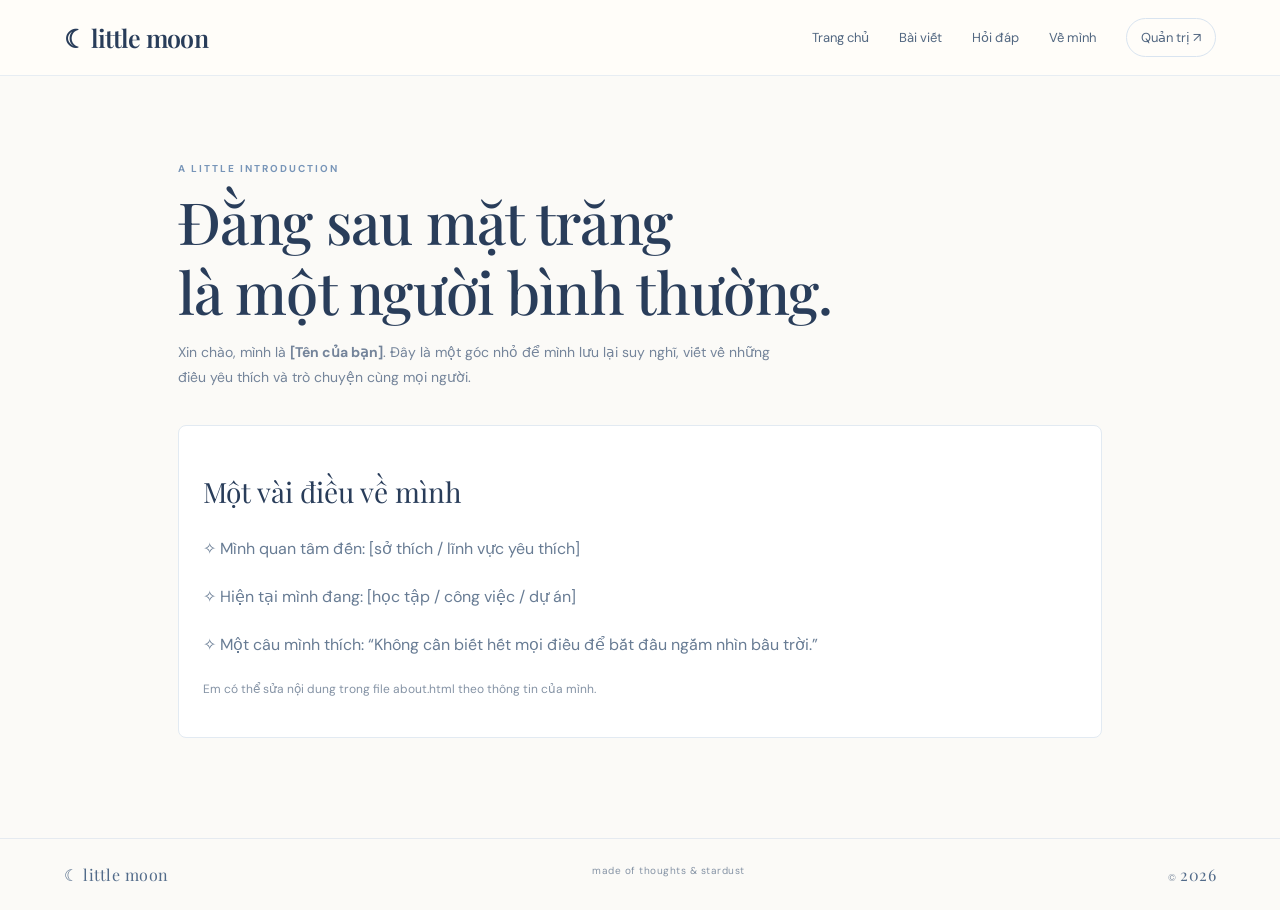
<file: about.html>
<!doctype html><html lang="vi"><head><meta charset="utf-8"><meta name="viewport" content="width=device-width,initial-scale=1"><title>Về mình — Little Moon</title><link rel="stylesheet" href="style.css"></head><body><header class="nav"><a class="brand" href="index.html">☾ little moon</a><nav><a href="index.html">Trang chủ</a><a href="posts.html">Bài viết</a><a href="qa.html">Hỏi đáp</a><a href="about.html">Về mình</a><a class="nav-admin" href="admin.html">Quản trị ↗</a></nav><button class="menu" onclick="document.querySelector('nav').classList.toggle('show')">☰</button></header><main class="page"><p class="page-kicker">A LITTLE INTRODUCTION</p><h1 class="page-title">Đằng sau mặt trăng<br>là một người bình thường.</h1><p class="page-lead">Xin chào, mình là <b>[Tên của bạn]</b>. Đây là một góc nhỏ để mình lưu lại suy nghĩ, viết về những điều yêu thích và trò chuyện cùng mọi người.</p><div class="panel" style="margin-top:34px;line-height:2;color:#687c94"><h2 style="font:28px 'Playfair Display',serif;color:#293d5a">Một vài điều về mình</h2><p>✧ Mình quan tâm đến: [sở thích / lĩnh vực yêu thích]</p><p>✧ Hiện tại mình đang: [học tập / công việc / dự án]</p><p>✧ Một câu mình thích: “Không cần biết hết mọi điều để bắt đầu ngắm nhìn bầu trời.”</p><p class="muted">Em có thể sửa nội dung trong file about.html theo thông tin của mình.</p></div></main><footer class="footer"><span>☾ little moon</span><span>made of thoughts & stardust</span><span>© <span id="year"></span></span></footer><script src="app.js"></script></body></html>
</file>
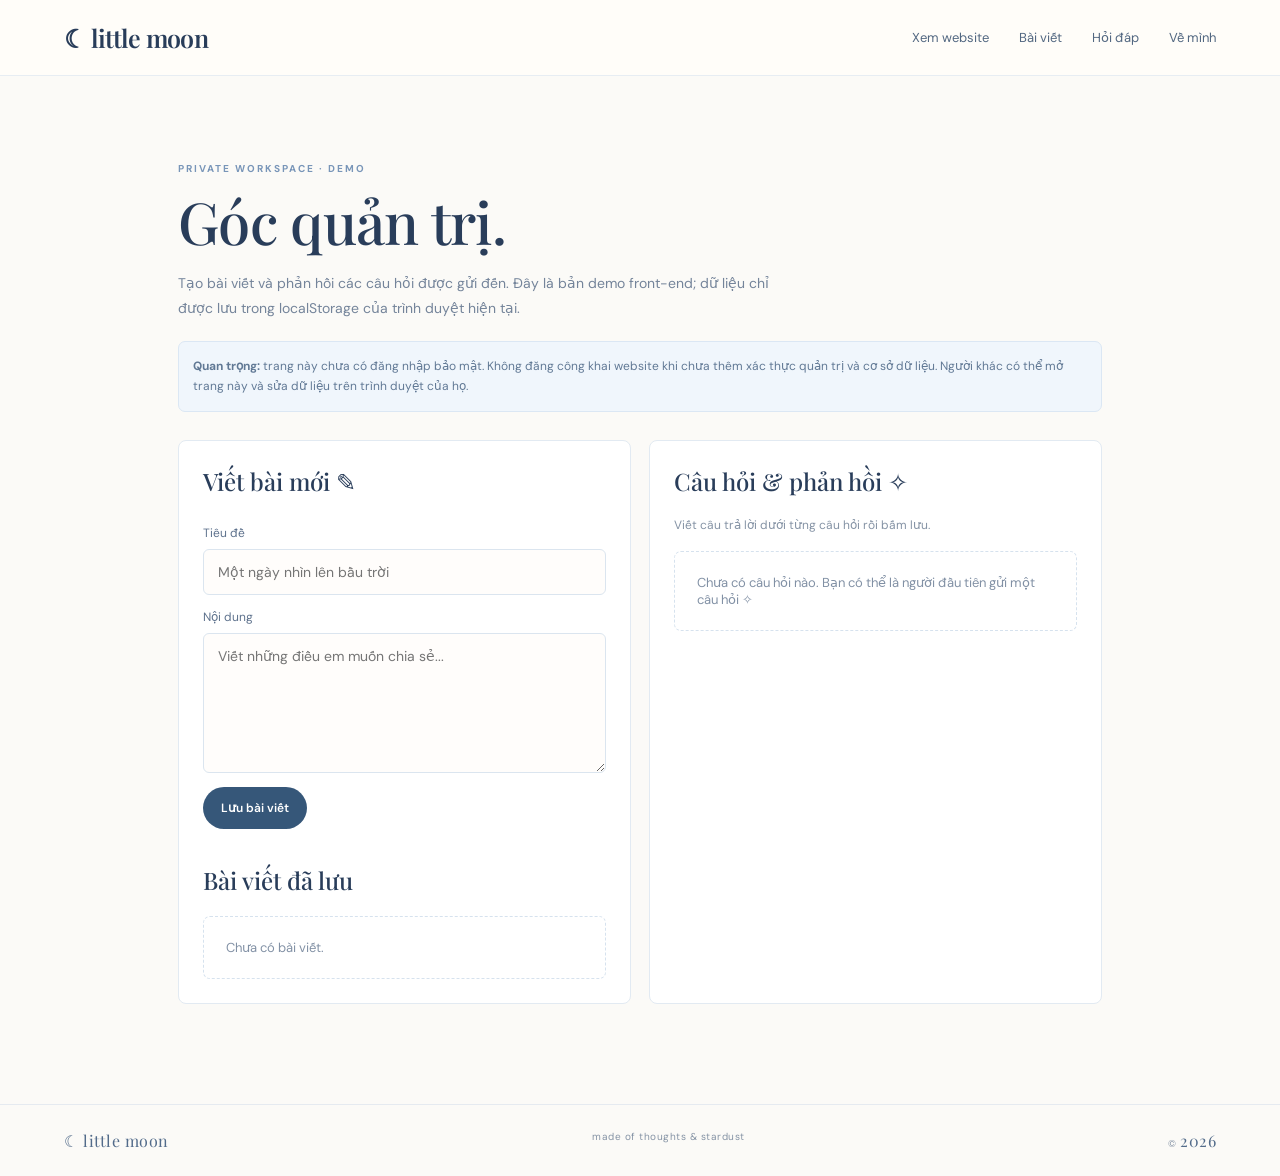
<file: admin.html>
<!doctype html><html lang="vi"><head><meta charset="utf-8"><meta name="viewport" content="width=device-width,initial-scale=1"><title>Quản trị — Little Moon</title><link rel="stylesheet" href="style.css"></head><body><header class="nav"><a class="brand" href="index.html">☾ little moon</a><nav><a href="index.html">Xem website</a><a href="posts.html">Bài viết</a><a href="qa.html">Hỏi đáp</a><a href="about.html">Về mình</a></nav><button class="menu" onclick="document.querySelector('nav').classList.toggle('show')">☰</button></header><main class="page"><p class="page-kicker">PRIVATE WORKSPACE · DEMO</p><h1 class="page-title">Góc quản trị.</h1><p class="page-lead">Tạo bài viết và phản hồi các câu hỏi được gửi đến. Đây là bản demo front-end; dữ liệu chỉ được lưu trong localStorage của trình duyệt hiện tại.</p><div class="notice"><b>Quan trọng:</b> trang này chưa có đăng nhập bảo mật. Không đăng công khai website khi chưa thêm xác thực quản trị và cơ sở dữ liệu. Người khác có thể mở trang này và sửa dữ liệu trên trình duyệt của họ.</div><div class="admin-grid"><section class="panel"><h2>Viết bài mới ✎</h2><form class="form" onsubmit="submitPost(event)"><label>Tiêu đề<input id="post-title" required maxlength="160" placeholder="Một ngày nhìn lên bầu trời"></label><label>Nội dung<textarea id="post-body" required placeholder="Viết những điều em muốn chia sẻ..."></textarea></label><button class="btn" type="submit">Lưu bài viết</button></form><h2 style="margin-top:35px">Bài viết đã lưu</h2><div id="admin-post-list" class="admin-list"></div></section><section class="panel"><h2>Câu hỏi & phản hồi ✧</h2><p class="muted">Viết câu trả lời dưới từng câu hỏi rồi bấm lưu.</p><div id="admin-qa-list" class="admin-list"></div></section></div></main><footer class="footer"><span>☾ little moon</span><span>made of thoughts & stardust</span><span>© <span id="year"></span></span></footer><script src="app.js"></script></body></html>
</file>
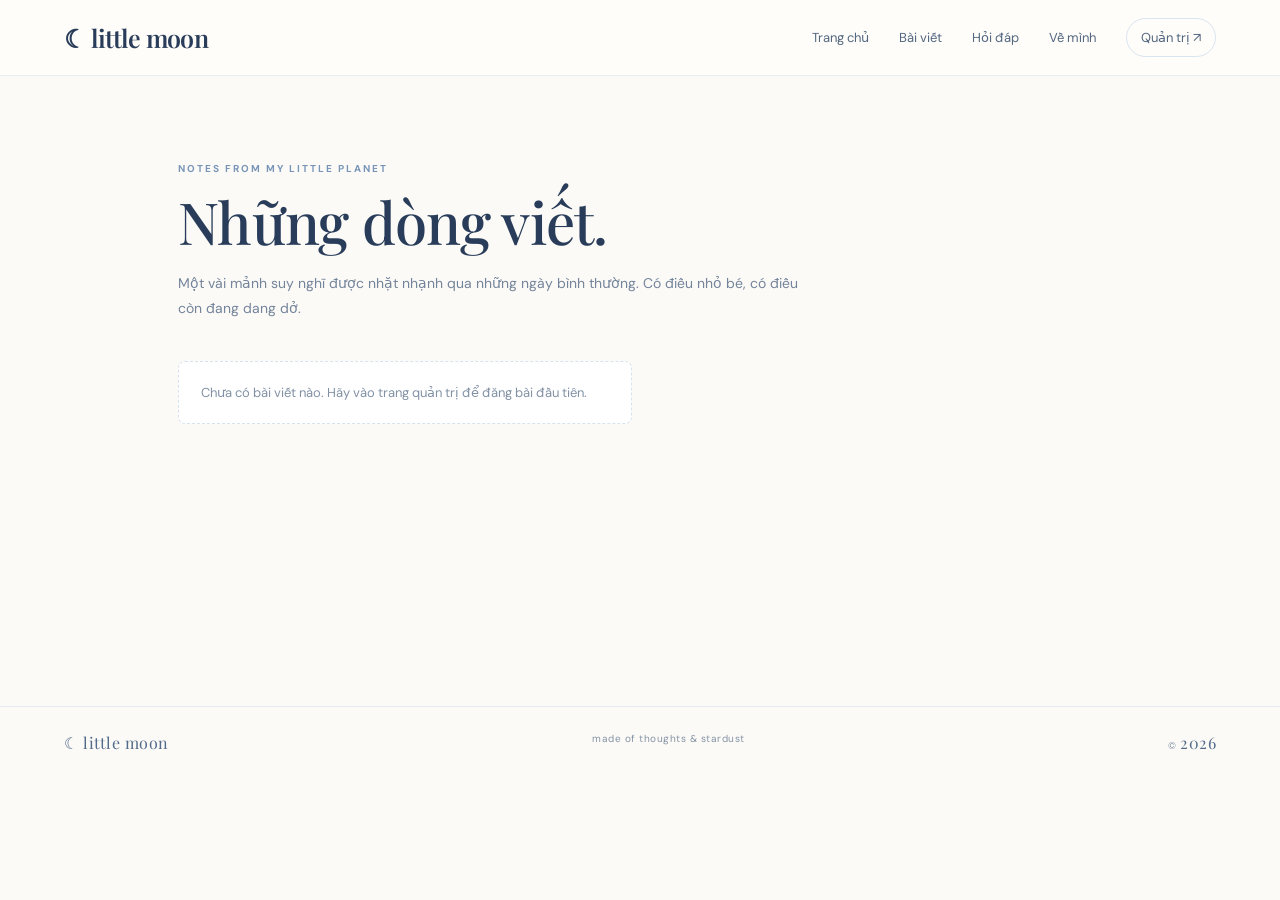
<file: posts.html>
<!doctype html><html lang="vi"><head><meta charset="utf-8"><meta name="viewport" content="width=device-width,initial-scale=1"><title>Bài viết — Little Moon</title><link rel="stylesheet" href="style.css"></head><body><header class="nav"><a class="brand" href="index.html">☾ little moon</a><nav><a href="index.html">Trang chủ</a><a href="posts.html">Bài viết</a><a href="qa.html">Hỏi đáp</a><a href="about.html">Về mình</a><a class="nav-admin" href="admin.html">Quản trị ↗</a></nav><button class="menu" onclick="document.querySelector('nav').classList.toggle('show')">☰</button></header><main class="page"><p class="page-kicker">NOTES FROM MY LITTLE PLANET</p><h1 class="page-title">Những dòng viết.</h1><p class="page-lead">Một vài mảnh suy nghĩ được nhặt nhạnh qua những ngày bình thường. Có điều nhỏ bé, có điều còn đang dang dở.</p><div id="posts-list" class="cards"></div></main><footer class="footer"><span>☾ little moon</span><span>made of thoughts & stardust</span><span>© <span id="year"></span></span></footer><script src="app.js"></script></body></html>
</file>
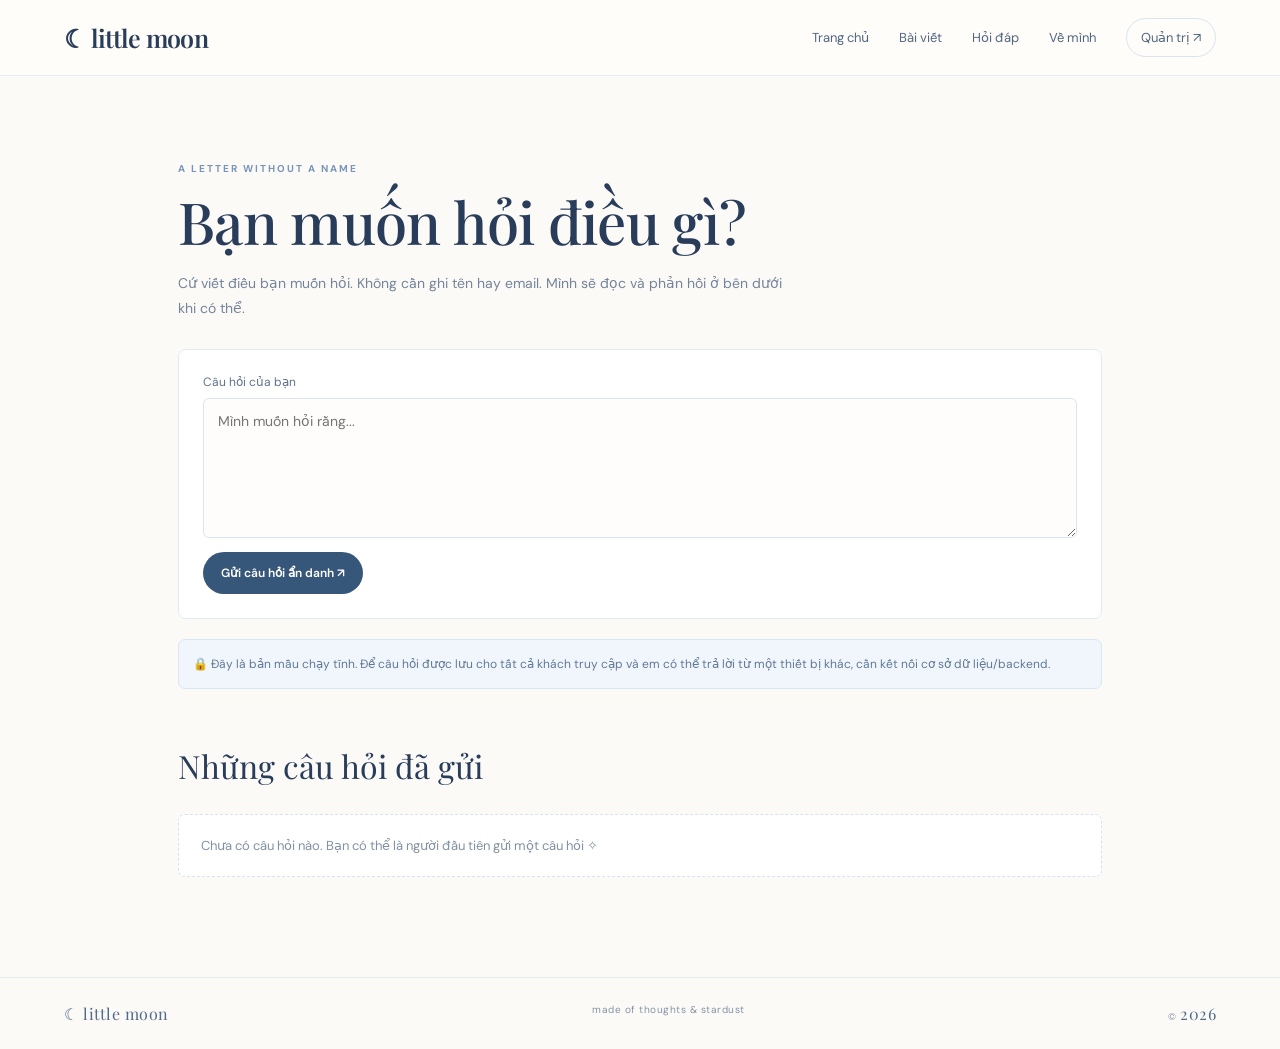
<file: qa.html>
<!doctype html><html lang="vi"><head><meta charset="utf-8"><meta name="viewport" content="width=device-width,initial-scale=1"><title>Hỏi đáp ẩn danh — Little Moon</title><link rel="stylesheet" href="style.css"></head><body><header class="nav"><a class="brand" href="index.html">☾ little moon</a><nav><a href="index.html">Trang chủ</a><a href="posts.html">Bài viết</a><a href="qa.html">Hỏi đáp</a><a href="about.html">Về mình</a><a class="nav-admin" href="admin.html">Quản trị ↗</a></nav><button class="menu" onclick="document.querySelector('nav').classList.toggle('show')">☰</button></header><main class="page"><p class="page-kicker">A LETTER WITHOUT A NAME</p><h1 class="page-title">Bạn muốn hỏi điều gì?</h1><p class="page-lead">Cứ viết điều bạn muốn hỏi. Không cần ghi tên hay email. Mình sẽ đọc và phản hồi ở bên dưới khi có thể.</p><form class="form panel" onsubmit="submitQuestion(event)"><label>Câu hỏi của bạn<textarea id="question" required maxlength="2000" placeholder="Mình muốn hỏi rằng..."></textarea></label><button class="btn" type="submit">Gửi câu hỏi ẩn danh ↗</button><div id="sent-message" class="notice" hidden>Cảm ơn bạn đã gửi câu hỏi ✧ Lưu ý: bản demo này chỉ lưu trên trình duyệt hiện tại.</div></form><div class="notice">🔒 Đây là bản mẫu chạy tĩnh. Để câu hỏi được lưu cho tất cả khách truy cập và em có thể trả lời từ một thiết bị khác, cần kết nối cơ sở dữ liệu/backend.</div><h2 class="welcome-title" style="font:32px 'Playfair Display',serif;margin-top:55px">Những câu hỏi đã gửi</h2><div id="qa-list"></div></main><footer class="footer"><span>☾ little moon</span><span>made of thoughts & stardust</span><span>© <span id="year"></span></span></footer><script src="app.js"></script></body></html>
</file>
<file: style.css>
@import url('https://fonts.googleapis.com/css2?family=DM+Sans:wght@400;500;600;700&family=Playfair+Display:ital,wght@0,500;0,600;1,500;1,600&display=swap');
:root{--ink:#293d5a;--blue:#6687b2;--pale:#edf4fc;--cream:#fbfaf7;--line:#d9e4f0;--muted:#71829a}*{box-sizing:border-box}html{scroll-behavior:smooth}body{margin:0;background:var(--cream);color:var(--ink);font-family:'DM Sans',sans-serif}a{color:inherit;text-decoration:none}.nav{height:76px;padding:0 clamp(20px,5vw,76px);display:flex;align-items:center;justify-content:space-between;background:#fffdf9;border-bottom:1px solid #e7edf3;position:relative;z-index:5}.brand{font-family:'Playfair Display',serif;font-size:25px;font-weight:600;letter-spacing:-.7px}.nav nav{display:flex;align-items:center;gap:30px;font-size:13px;color:#526781}.nav nav a:hover,.text-link:hover{color:#4779b4}.nav .nav-admin{border:1px solid var(--line);padding:10px 14px;border-radius:99px}.menu{display:none;border:0;background:none;font-size:22px;color:var(--ink)}.hero{margin:18px auto 0;width:calc(100% - 36px);max-width:1500px;min-height:min(650px,67vw);position:relative;background:#dceafa url('assets/hero.png') center/cover no-repeat;display:flex;align-items:center;overflow:hidden;border-radius:3px}.hero:before{content:"";position:absolute;inset:0;background:linear-gradient(90deg,rgba(248,251,255,.86),rgba(248,251,255,.52) 46%,rgba(248,251,255,0) 76%)}.hero-copy{position:relative;max-width:600px;padding:clamp(28px,7vw,100px);padding-right:20px}.eyebrow{font-size:10px;font-weight:700;letter-spacing:2.3px;color:#6485ae}.hero h1{font-family:'Playfair Display',serif;font-size:clamp(42px,5.4vw,76px);font-weight:500;line-height:1.08;letter-spacing:-1.8px;margin:18px 0;color:#2d4668}.hero h1 em{color:#6385b0;font-weight:500}.intro{font-size:15px;line-height:1.9;color:#526985;max-width:420px}.actions{display:flex;align-items:center;gap:22px;flex-wrap:wrap;margin-top:28px}.button{background:#365779;color:white;border-radius:99px;padding:14px 19px;font-size:12px;display:inline-flex;gap:18px;align-items:center;box-shadow:0 8px 24px #466c9430}.button:hover{background:#263f5d}.text-link{font-size:12px;font-weight:600}.tiny-note{font-family:'Playfair Display',serif;font-style:italic;color:#738ba9;font-size:13px;margin-top:30px}.hero-art-label{position:absolute;bottom:22px;left:28px;right:28px;display:flex;justify-content:space-between;color:#5d7798;font-size:10px;letter-spacing:1px}.wrap{max-width:1160px;margin:auto;padding-left:28px;padding-right:28px}.welcome{display:grid;grid-template-columns:1fr 1fr;gap:70px;align-items:center;padding-top:100px;padding-bottom:65px}.welcome h2,.page-title{font-family:'Playfair Display',serif;font-size:clamp(32px,4vw,48px);line-height:1.2;font-weight:500;letter-spacing:-.7px;margin:14px 0}.welcome>p{font-size:14px;line-height:2;color:#687c94;max-width:500px}.tiles{display:grid;grid-template-columns:repeat(3,1fr);gap:18px;padding-bottom:95px}.tile{padding:28px;background:#fff;border:1px solid #e4ebf2;border-radius:7px;transition:.2s}.tile:hover{transform:translateY(-4px);box-shadow:0 12px 32px #324e6a12}.tile-icon{display:grid;place-items:center;width:42px;height:42px;background:#edf4fb;border-radius:50%;font-size:22px;color:#6487b4;margin-bottom:26px}.tile small{font-size:9px;letter-spacing:1.5px;color:#7890ac}.tile h3{font-family:'Playfair Display',serif;font-size:25px;font-weight:500;margin:12px 0}.tile p{font-size:13px;line-height:1.8;color:#74849a;min-height:48px}.tile b{font-size:11px;color:#52779f;display:block;margin-top:22px}.footer{border-top:1px solid #e5eaf0;padding:25px clamp(20px,5vw,76px);display:flex;justify-content:space-between;color:#8593a5;font-size:10px;letter-spacing:.5px}.footer span:first-child{font-family:'Playfair Display',serif;font-size:16px;color:#526b8a}.page{max-width:980px;margin:0 auto;padding:76px 28px 100px;min-height:70vh}.page-kicker{font-size:10px;letter-spacing:2px;color:#7895b8;font-weight:700}.page-title{font-size:clamp(38px,5vw,58px);margin:12px 0}.page-lead{color:#74849a;line-height:1.8;max-width:620px;font-size:14px}.cards{display:grid;grid-template-columns:repeat(2,1fr);gap:16px;margin-top:40px}.post-card,.panel{background:white;border:1px solid #e2eaf2;border-radius:8px;padding:24px}.post-card small{color:#8a9ab0;font-size:10px;letter-spacing:1px}.post-card h3{font:24px 'Playfair Display',serif;font-weight:500;margin:12px 0}.post-card p{font-size:13px;line-height:1.8;color:#728197}.form{display:grid;gap:14px;margin-top:28px}.form label{font-size:12px;color:#5e728d;display:grid;gap:8px}.form input,.form textarea,.form select{width:100%;border:1px solid #dbe5ef;background:#fffdfb;border-radius:6px;padding:13px 14px;font:14px 'DM Sans',sans-serif;color:var(--ink);outline:none}.form input:focus,.form textarea:focus{border-color:#8eadd0}.form textarea{min-height:140px;resize:vertical}.btn{border:0;background:#365779;color:white;padding:13px 18px;border-radius:99px;font:600 12px 'DM Sans',sans-serif;cursor:pointer;width:max-content}.btn.secondary{background:#edf3f9;color:#426184}.notice{background:#f0f6fc;border:1px solid #dbe7f4;border-radius:7px;padding:14px;font-size:12px;line-height:1.7;color:#617995;margin-top:20px}.qa-item{padding:22px 0;border-bottom:1px solid #e1e9f1}.qa-item .question{font:22px 'Playfair Display',serif}.qa-item .answer{font-size:14px;line-height:1.8;color:#637a95;margin-top:10px}.muted{color:#8593a5;font-size:12px}.admin-grid{display:grid;grid-template-columns:1fr 1fr;gap:18px;margin-top:28px}.admin-grid h2{font:24px 'Playfair Display',serif;font-weight:500;margin-top:0}.admin-list{display:grid;gap:10px;margin-top:18px}.admin-row{border:1px solid #e3eaf2;border-radius:6px;padding:12px;font-size:12px;display:flex;gap:10px;justify-content:space-between;align-items:center}.danger{background:#fff0f0;color:#a04b4b;border:0;border-radius:5px;padding:7px 9px;cursor:pointer;font-size:11px}.empty{padding:22px;background:#fff;border:1px dashed #d6e2ee;border-radius:7px;color:#8291a5;font-size:13px}@media(max-width:760px){.nav{height:66px}.menu{display:block}.nav nav{display:none;position:absolute;top:65px;left:0;right:0;background:#fffdf9;padding:20px 24px;flex-direction:column;align-items:flex-start;border-bottom:1px solid var(--line);gap:18px}.nav nav.show{display:flex}.hero{width:calc(100% - 20px);margin-top:10px;min-height:620px;background-position:62% center;align-items:flex-start}.hero:before{background:linear-gradient(180deg,rgba(248,251,255,.92),rgba(248,251,255,.73) 56%,rgba(248,251,255,.1))}.hero-copy{padding:40px 25px}.hero h1{font-size:48px}.intro{max-width:360px}.welcome{grid-template-columns:1fr;gap:8px;padding-top:65px;padding-bottom:40px}.tiles{grid-template-columns:1fr;padding-bottom:60px}.tile p{min-height:0}.cards,.admin-grid{grid-template-columns:1fr}.footer{gap:12px;flex-wrap:wrap}.hero-art-label{bottom:12px;left:15px;right:15px}}
</file>
